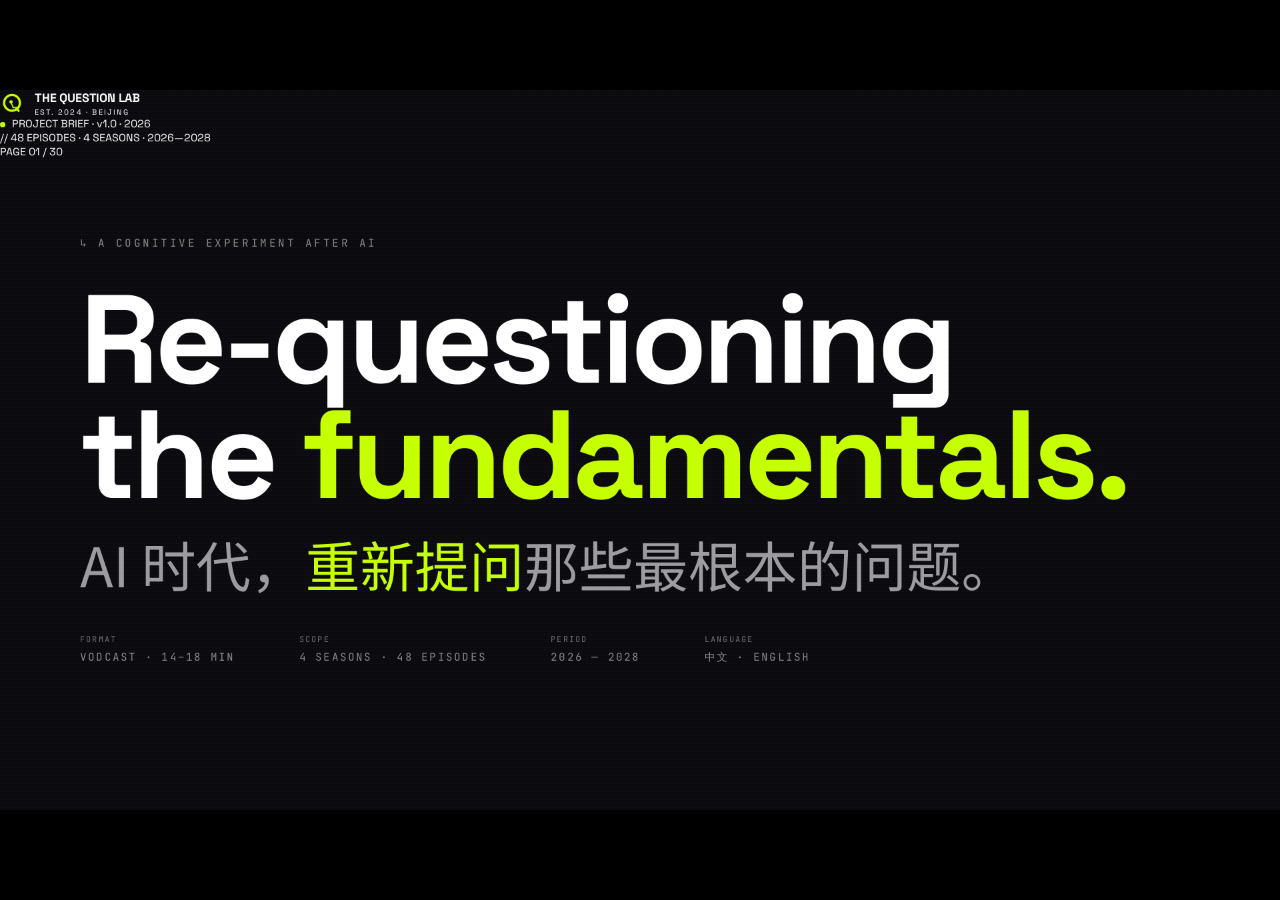
<file: deck/index.html>
<!doctype html>
<html lang="zh-CN">
<head>
  <meta charset="utf-8" />
  <meta name="viewport" content="width=device-width, initial-scale=1" />
  <title>The Question Lab · 项目介绍</title>
  <link rel="stylesheet" href="../styles.css" />
  <script src="deck-stage.js"></script>
  <style>
    html, body { margin: 0; background: #050507; color: #EDEDED; font-family: 'Space Grotesk', system-ui, sans-serif; overflow: hidden; }
    deck-stage { width: 100vw; height: 100vh; display: block; }
    section.slide {
      width: 1920px; height: 1080px;
      background: #0B0B0F;
      position: relative;
      overflow: hidden;
      box-sizing: border-box;
      font-family: 'Space Grotesk', sans-serif;
    }
    .zh { font-family: 'Noto Sans SC', sans-serif; }
    .mono { font-family: 'JetBrains Mono', monospace; letter-spacing: 0.04em; }
    .accent { color: var(--tql-accent); }
    .grid-bg {
      background-image:
        linear-gradient(to right, rgba(255,255,255,0.025) 1px, transparent 1px),
        linear-gradient(to bottom, rgba(255,255,255,0.025) 1px, transparent 1px);
      background-size: 64px 64px;
    }
    .chrome-corner {
      position: absolute;
      font-family: 'JetBrains Mono', monospace;
      font-size: 14px;
      letter-spacing: 0.18em;
      color: #555558;
      text-transform: uppercase;
    }
    .chrome-tl { top: 56px; left: 56px; display: flex; align-items: center; gap: 16px; }
    .chrome-tr { top: 56px; right: 56px; }
    .chrome-bl { bottom: 56px; left: 56px; }
    .chrome-br { bottom: 56px; right: 56px; }
    .eyebrow { font-family: 'JetBrains Mono', monospace; font-size: 16px; letter-spacing: 0.22em; text-transform: uppercase; color: #888; }
    .h1 { font-weight: 700; letter-spacing: -0.035em; line-height: 0.92; }
    .h2 { font-weight: 600; letter-spacing: -0.025em; line-height: 1.0; }
    .body { font-weight: 400; letter-spacing: -0.005em; line-height: 1.45; color: #d6d6d6; }
    .quiet { color: #6e6e72; }
    .divider { height: 1px; background: #25252a; }
    .kbd { display: inline-block; padding: 2px 8px; border: 1px solid #2a2a2f; border-radius: 2px; font-family: 'JetBrains Mono', monospace; font-size: 13px; color: #888; }
    .pulse-dot { display: inline-block; width: 8px; height: 8px; background: var(--tql-accent); border-radius: 50%; animation: pdot 1.6s ease-in-out infinite; }
    @keyframes pdot { 0%,100% { opacity: 1; } 50% { opacity: 0.25; } }

    /* Cover scanlines */
    .scanlines::before {
      content: '';
      position: absolute; inset: 0; pointer-events: none;
      background: repeating-linear-gradient(to bottom,
        rgba(255,255,255,0.018) 0px, rgba(255,255,255,0.018) 1px,
        transparent 1px, transparent 4px);
      z-index: 2;
    }
    /* Cell grids for episode tables */
    table.eps { width: 100%; border-collapse: collapse; }
    table.eps th, table.eps td { border-bottom: 1px solid #1d1d22; padding: 18px 0; vertical-align: top; text-align: left; }
    table.eps th { font-family: 'JetBrains Mono', monospace; font-size: 14px; letter-spacing: 0.18em; color: #6e6e72; text-transform: uppercase; padding-bottom: 14px; font-weight: 400; }
    table.eps td.num { font-family: 'JetBrains Mono', monospace; color: var(--tql-accent); font-size: 18px; width: 110px; padding-right: 24px; letter-spacing: 0.06em; }
    table.eps td.theme { font-family: 'JetBrains Mono', monospace; font-size: 14px; color: #b8b8be; letter-spacing: 0.14em; text-transform: uppercase; width: 220px; padding-right: 24px; }
    table.eps td.q { font-size: 26px; font-weight: 500; line-height: 1.25; padding-right: 32px; letter-spacing: -0.012em; color: #f2f2f2; }
    table.eps td.q .zh { display: block; color: #9b9ba0; font-weight: 400; font-size: 18px; margin-top: 4px; line-height: 1.4; }
    table.eps td.thinkers { font-family: 'Space Grotesk', sans-serif; font-size: 16px; color: #888; line-height: 1.4; }
  </style>
</head>
<body>
  <deck-stage>

    <!-- =================================================== -->
    <!-- 01 COVER -->
    <!-- =================================================== -->
    <section class="slide grid-bg scanlines" data-screen-label="01 Cover">
      <!-- TQL mark + label -->
      <div class="chrome-tl">
        <svg width="36" height="36" viewBox="0 0 100 100">
          <circle cx="50" cy="48" r="33" fill="none" stroke="#C6FF00" stroke-width="9"/>
          <path d="M 64 66 L 80 84" stroke="#C6FF00" stroke-width="9" fill="none"/>
          <circle cx="46" cy="44" r="7" fill="#C6FF00"/>
          <path d="M 47 51 C 49 56, 54 58, 53 64 C 52 68, 56 70, 60 67" stroke="#C6FF00" stroke-width="5" fill="none" stroke-linecap="round"/>
        </svg>
        <div>
          <div style="color:#fff; font-weight:700; font-size:18px; letter-spacing:-0.01em;">THE QUESTION LAB</div>
          <div style="font-size:11px; letter-spacing:0.2em; margin-top:3px;">EST. 2024 · BEIJING</div>
        </div>
      </div>
      <div class="chrome-tr"><span class="pulse-dot" style="margin-right:10px;"></span>PROJECT BRIEF · v1.0 · 2026</div>
      <div class="chrome-bl">// 48 EPISODES · 4 SEASONS · 2026—2028</div>
      <div class="chrome-br">PAGE 01 / 30</div>

      <div style="position:absolute; left:120px; top:50%; transform:translateY(-50%); max-width:1680px;">
        <div class="eyebrow accent" style="margin-bottom:48px;">↳ A COGNITIVE EXPERIMENT AFTER AI</div>
        <h1 class="h1" style="font-size:188px; margin:0 0 36px; max-width:1680px;">
          Re-questioning<br/>
          the <span class="accent">fundamentals.</span>
        </h1>
        <h2 class="zh h2" style="font-size:82px; margin:0 0 64px; color:#9b9ba0; font-weight:400; letter-spacing:0;">
          AI 时代，<span class="accent">重新提问</span>那些最根本的问题。
        </h2>
        <div style="display:flex; gap:96px; font-family:'JetBrains Mono', monospace; font-size:16px; color:#888; letter-spacing:0.14em; text-transform:uppercase;">
          <div><span class="quiet" style="display:block; font-size:12px; margin-bottom:8px;">FORMAT</span>Vodcast · 14–18 MIN</div>
          <div><span class="quiet" style="display:block; font-size:12px; margin-bottom:8px;">SCOPE</span>4 Seasons · 48 Episodes</div>
          <div><span class="quiet" style="display:block; font-size:12px; margin-bottom:8px;">PERIOD</span>2026 — 2028</div>
          <div><span class="quiet" style="display:block; font-size:12px; margin-bottom:8px;">LANGUAGE</span>中文 · English</div>
        </div>
      </div>
    </section>

    <!-- =================================================== -->
    <!-- 02 INDEX -->
    <!-- =================================================== -->
    <section class="slide" data-screen-label="02 Index">
      <div class="chrome-tl mono">// CONTENTS · 目录</div>
      <div class="chrome-br mono">02 / 30</div>
      <div style="padding:140px 120px;">
        <h2 class="h2" style="font-size:84px; margin:0 0 16px;">What\u2019s inside.</h2>
        <h3 class="zh" style="font-size:36px; margin:0 0 80px; color:#9b9ba0; font-weight:400;">本文档的结构。</h3>
        <div style="display:grid; grid-template-columns:1fr 1fr; gap:1px; background:#1d1d22; border:1px solid #1d1d22;">
          <!-- repeated cells -->
          <!-- I -->
          <div style="background:#0B0B0F; padding:36px 40px;"><div class="mono accent" style="font-size:14px; letter-spacing:0.2em; margin-bottom:10px;">§ 01</div><div style="font-size:30px; font-weight:600; margin-bottom:6px;">Channel philosophy</div><div class="zh quiet" style="font-size:18px;">频道哲学定位</div></div>
          <div style="background:#0B0B0F; padding:36px 40px;"><div class="mono accent" style="font-size:14px; letter-spacing:0.2em; margin-bottom:10px;">§ 02</div><div style="font-size:30px; font-weight:600; margin-bottom:6px;">A map of AI philosophy</div><div class="zh quiet" style="font-size:18px;">AI 哲学的完整学术地图</div></div>
          <div style="background:#0B0B0F; padding:36px 40px;"><div class="mono accent" style="font-size:14px; letter-spacing:0.2em; margin-bottom:10px;">§ 03</div><div style="font-size:30px; font-weight:600; margin-bottom:6px;">The four-season arc</div><div class="zh quiet" style="font-size:18px;">四季总架构</div></div>
          <div style="background:#0B0B0F; padding:36px 40px;"><div class="mono accent" style="font-size:14px; letter-spacing:0.2em; margin-bottom:10px;">§ 04</div><div style="font-size:30px; font-weight:600; margin-bottom:6px;">The 48 episodes</div><div class="zh quiet" style="font-size:18px;">48 集节目细目</div></div>
          <div style="background:#0B0B0F; padding:36px 40px;"><div class="mono accent" style="font-size:14px; letter-spacing:0.2em; margin-bottom:10px;">§ 05</div><div style="font-size:30px; font-weight:600; margin-bottom:6px;">Production system</div><div class="zh quiet" style="font-size:18px;">制作系统与流程</div></div>
          <div style="background:#0B0B0F; padding:36px 40px;"><div class="mono accent" style="font-size:14px; letter-spacing:0.2em; margin-bottom:10px;">§ 06</div><div style="font-size:30px; font-weight:600; margin-bottom:6px;">Brand &amp; visual system</div><div class="zh quiet" style="font-size:18px;">品牌与视觉系统</div></div>
          <div style="background:#0B0B0F; padding:36px 40px;"><div class="mono accent" style="font-size:14px; letter-spacing:0.2em; margin-bottom:10px;">§ 07</div><div style="font-size:30px; font-weight:600; margin-bottom:6px;">Risks &amp; mitigations</div><div class="zh quiet" style="font-size:18px;">风险与对策</div></div>
          <div style="background:#0B0B0F; padding:36px 40px;"><div class="mono accent" style="font-size:14px; letter-spacing:0.2em; margin-bottom:10px;">§ 08</div><div style="font-size:30px; font-weight:600; margin-bottom:6px;">Mission</div><div class="zh quiet" style="font-size:18px;">频道使命</div></div>
        </div>
      </div>
    </section>

  </deck-stage>

  <!-- Continued in subsequent slide files -->
  <script>
    // Wire dynamic content insertion from secondary file (split for size)
    fetch('slides-content.html').then(r => r.text()).then(html => {
      const stage = document.querySelector('deck-stage');
      stage.insertAdjacentHTML('beforeend', html);
      // Refresh deck (it tagged the original 2 slides already; new ones get tagged on next paint)
      // The deck-stage component uses MutationObserver so this should be picked up automatically.
    }).catch(err => console.error('failed to load slides:', err));
  </script>
</body>
</html>
</file>
<file: styles.css>
/* The Question Lab — shared brand styles */

@import url('https://fonts.googleapis.com/css2?family=Space+Grotesk:wght@300;400;500;600;700&family=Noto+Sans+SC:wght@300;400;500;700&family=JetBrains+Mono:wght@400;500&display=swap');

:root {
  --tql-bg: #0B0B0F;
  --tql-bg-2: #111114;
  --tql-line: #1c1c22;
  --tql-line-2: #2a2a32;
  --tql-cool: #EDEDED;
  --tql-mid: #7A7A7A;
  --tql-mid-2: #4a4a52;
  --tql-accent: #C6FF00;
  --tql-accent-dim: #8aae00;
  --font-display: 'Space Grotesk', system-ui, sans-serif;
  --font-mono: 'JetBrains Mono', ui-monospace, monospace;
}

* { box-sizing: border-box; }

.tql-root {
  font-family: var(--font-display);
  background: var(--tql-bg);
  color: var(--tql-cool);
  -webkit-font-smoothing: antialiased;
  letter-spacing: -0.01em;
}

.mono {
  font-family: var(--font-mono);
  letter-spacing: 0;
}

/* Subtle grid background */
.bg-grid {
  background-image:
    linear-gradient(to right, rgba(255,255,255,0.03) 1px, transparent 1px),
    linear-gradient(to bottom, rgba(255,255,255,0.03) 1px, transparent 1px);
  background-size: 64px 64px;
}

.bg-grid-fine {
  background-image:
    linear-gradient(to right, rgba(255,255,255,0.025) 1px, transparent 1px),
    linear-gradient(to bottom, rgba(255,255,255,0.025) 1px, transparent 1px);
  background-size: 32px 32px;
}

/* Noise overlay */
.noise::after {
  content: '';
  position: absolute;
  inset: 0;
  pointer-events: none;
  opacity: 0.5;
  background-image: url("data:image/svg+xml;utf8,<svg xmlns='http://www.w3.org/2000/svg' width='200' height='200'><filter id='n'><feTurbulence type='fractalNoise' baseFrequency='0.9' numOctaves='2' stitchTiles='stitch'/><feColorMatrix values='0 0 0 0 0.78 0 0 0 0 0.78 0 0 0 0 0.78 0 0 0 0.18 0'/></filter><rect width='100%25' height='100%25' filter='url(%23n)'/></svg>");
  mix-blend-mode: overlay;
}

/* Scanlines */
.scanlines::before {
  content: '';
  position: absolute;
  inset: 0;
  pointer-events: none;
  background: repeating-linear-gradient(
    to bottom,
    rgba(255,255,255,0.025) 0px,
    rgba(255,255,255,0.025) 1px,
    transparent 1px,
    transparent 3px
  );
  z-index: 2;
}

/* Glitch text utility */
.glitch {
  position: relative;
  display: inline-block;
}
.glitch::before, .glitch::after {
  content: attr(data-text);
  position: absolute;
  left: 0; top: 0;
  width: 100%;
  pointer-events: none;
}
.glitch::before {
  color: var(--tql-accent);
  transform: translate(-1px, 0);
  mix-blend-mode: screen;
  clip-path: polygon(0 0, 100% 0, 100% 45%, 0 45%);
  animation: glitch-a 4s steps(1) infinite;
}
.glitch::after {
  color: #ff00aa;
  transform: translate(1px, 0);
  mix-blend-mode: screen;
  clip-path: polygon(0 60%, 100% 60%, 100% 100%, 0 100%);
  animation: glitch-b 5s steps(1) infinite;
}
@keyframes glitch-a {
  0%, 92%, 100% { transform: translate(0,0); opacity:0; }
  93% { transform: translate(-2px, 1px); opacity:.6; }
  94% { transform: translate(1px, -1px); opacity:.4; }
  95% { transform: translate(-1px, 0); opacity:.7; }
  96% { transform: translate(0,0); opacity:0; }
}
@keyframes glitch-b {
  0%, 88%, 100% { transform: translate(0,0); opacity:0; }
  89% { transform: translate(2px,-1px); opacity:.5; }
  91% { transform: translate(-1px,1px); opacity:.6; }
}

/* Scrollbar hide for marquees */
.no-scrollbar::-webkit-scrollbar { display: none; }
.no-scrollbar { scrollbar-width: none; }

/* Marquee */
@keyframes marquee {
  0% { transform: translateX(0); }
  100% { transform: translateX(-50%); }
}
.marquee-track {
  display: inline-flex;
  animation: marquee 60s linear infinite;
  white-space: nowrap;
}

/* Blinking caret */
@keyframes blink { 0%, 50% { opacity: 1; } 50.01%, 100% { opacity: 0; } }
.caret { display: inline-block; width: 0.55em; height: 1em; vertical-align: text-bottom; background: currentColor; animation: blink 1s steps(1) infinite; margin-left: 4px; }

/* Question stream cycle */
@keyframes q-fade {
  0%, 18% { opacity: 1; transform: translateY(0); filter: blur(0); }
  22%, 100% { opacity: 0; transform: translateY(-12px); filter: blur(4px); }
}

/* Signal interference shimmer */
@keyframes signal {
  0%, 100% { transform: translateY(0); opacity:.3; }
  50% { transform: translateY(-2px); opacity:.6; }
}

/* Pulse */
@keyframes pulse-dot {
  0%, 100% { opacity: 1; }
  50% { opacity: 0.2; }
}
.pulse { animation: pulse-dot 1.6s ease-in-out infinite; }

/* Util classes */
.tql-h1 { font-family: var(--font-display); font-weight: 700; letter-spacing: -0.035em; line-height: 0.9; }
.tql-h2 { font-family: var(--font-display); font-weight: 600; letter-spacing: -0.025em; line-height: 0.95; }
.tql-eyebrow { font-family: var(--font-mono); text-transform: uppercase; letter-spacing: 0.18em; font-size: 11px; color: var(--tql-mid); }
.tql-meta { font-family: var(--font-mono); text-transform: uppercase; letter-spacing: 0.15em; font-size: 10px; color: var(--tql-mid); }

.accent { color: var(--tql-accent); }
.bg-accent { background: var(--tql-accent); color: #0B0B0F; }

.divider { height: 1px; background: var(--tql-line); width: 100%; }

/* Hover underline grow */
.link-line { position: relative; display: inline-block; }
.link-line::after {
  content: '';
  position: absolute;
  left: 0; right: 0; bottom: -3px;
  height: 1px;
  background: currentColor;
  transform-origin: left;
  transform: scaleX(0.3);
  transition: transform .35s cubic-bezier(.2,.7,.3,1);
}
.link-line:hover::after { transform: scaleX(1); }

/* Card hover */
.ep-card { transition: transform .35s cubic-bezier(.2,.7,.3,1); }
.ep-card:hover { transform: translateY(-2px); }
.ep-card .ep-img { transition: transform .8s cubic-bezier(.2,.7,.3,1), filter .35s; filter: grayscale(0.2) contrast(1.05); }
.ep-card:hover .ep-img { transform: scale(1.04); filter: grayscale(0) contrast(1.1); }

/* Terminal cursor block */
.term-cursor { display: inline-block; width: 10px; height: 22px; background: var(--tql-accent); margin-left: 4px; vertical-align: middle; animation: blink 1s steps(1) infinite; }

/* ---------- Scroll reveal ---------- */
@keyframes reveal-up {
  0%   { opacity: 0; transform: translateY(28px); filter: blur(8px); }
  100% { opacity: 1; transform: translateY(0); filter: blur(0); }
}
.reveal {
  opacity: 0;
  transform: translateY(28px);
  filter: blur(8px);
  will-change: opacity, transform, filter;
}
.reveal.is-in {
  animation: reveal-up 900ms cubic-bezier(.2,.7,.2,1) forwards;
}

/* Stagger helper — child indexes get progressively delayed */
.reveal[data-stagger] > * {
  opacity: 0;
  transform: translateY(20px);
}
.reveal.is-in[data-stagger] > * {
  animation: reveal-up 700ms cubic-bezier(.2,.7,.2,1) forwards;
}
.reveal.is-in[data-stagger] > *:nth-child(1) { animation-delay: 60ms; }
.reveal.is-in[data-stagger] > *:nth-child(2) { animation-delay: 130ms; }
.reveal.is-in[data-stagger] > *:nth-child(3) { animation-delay: 200ms; }
.reveal.is-in[data-stagger] > *:nth-child(4) { animation-delay: 270ms; }
.reveal.is-in[data-stagger] > *:nth-child(5) { animation-delay: 340ms; }
.reveal.is-in[data-stagger] > *:nth-child(6) { animation-delay: 410ms; }
.reveal.is-in[data-stagger] > *:nth-child(7) { animation-delay: 480ms; }
.reveal.is-in[data-stagger] > *:nth-child(8) { animation-delay: 550ms; }
.reveal.is-in[data-stagger] > *:nth-child(n+9) { animation-delay: 620ms; }

/* ---------- CRT scan line over hero ---------- */
@keyframes scan-line {
  0%   { transform: translateY(-100%); }
  100% { transform: translateY(2400%); }
}
.scan-line {
  position: absolute;
  left: 0; right: 0; top: 0;
  height: 2px;
  background: linear-gradient(to bottom, transparent, var(--tql-accent), transparent);
  opacity: 0.55;
  filter: blur(1px);
  pointer-events: none;
  animation: scan-line 7.5s linear infinite;
  mix-blend-mode: screen;
}

/* ---------- Spotlight (cursor follow) on grids ---------- */
.spotlight-grid { position: relative; isolation: isolate; }
.spotlight-grid::after {
  content: '';
  position: absolute; inset: 0;
  pointer-events: none;
  background: radial-gradient(360px circle at var(--mx, 50%) var(--my, 50%), rgba(198,255,0,0.16), transparent 60%);
  opacity: 0;
  transition: opacity .3s;
  z-index: 5;
  mix-blend-mode: screen;
}
.spotlight-grid:hover::after { opacity: 1; }
.spotlight-grid > * { position: relative; }

/* ---------- Marquee band ---------- */
.marquee-band {
  position: relative;
  overflow: hidden;
  border-top: 1px solid var(--tql-line);
  border-bottom: 1px solid var(--tql-line);
  background: #08080B;
}
.marquee-band-track {
  display: inline-flex;
  align-items: center;
  gap: 56px;
  padding: 14px 0;
  white-space: nowrap;
  animation: marquee 48s linear infinite;
  font-family: var(--font-mono);
  font-size: 12px;
  letter-spacing: 0.18em;
  color: var(--tql-mid);
}
.marquee-band-track:hover { animation-play-state: paused; }
.marquee-band-track .dot { color: var(--tql-accent); margin: 0 4px; }
.marquee-band-track .item { color: #EDEDED; }

/* ---------- Magnetic / lift hover for primary CTAs ---------- */
.btn-lift { transition: transform .35s cubic-bezier(.2,.7,.2,1), box-shadow .35s; will-change: transform; }
.btn-lift:hover { transform: translateY(-2px); box-shadow: 0 14px 28px -16px rgba(198,255,0,0.35); }

/* ---------- Animated arrow on links ---------- */
.arrow-shift { display: inline-block; transition: transform .3s cubic-bezier(.2,.7,.2,1); }
a:hover .arrow-shift, button:hover .arrow-shift { transform: translateX(4px); }

/* ---------- Number / count tick ---------- */
@keyframes tick-flash {
  0%, 100% { color: inherit; }
  50% { color: var(--tql-accent); }
}
.count-up { font-variant-numeric: tabular-nums; }

/* ---------- Card border gradient sweep ---------- */
@keyframes sweep {
  0%   { transform: translateX(-100%); }
  60%  { transform: translateX(120%); }
  100% { transform: translateX(120%); }
}
.sweep-line {
  position: absolute;
  top: 0; left: 0; height: 1px;
  width: 40%;
  background: linear-gradient(90deg, transparent, var(--tql-accent), transparent);
  pointer-events: none;
  animation: sweep 4.5s ease-in-out infinite;
  opacity: 0.55;
}

/* ---------- Slow Ken-Burns drift on hero cover ---------- */
@keyframes ken-burns {
  0%   { transform: scale(2.2) translate(0, 0); }
  50%  { transform: scale(2.35) translate(-1.5%, -1%); }
  100% { transform: scale(2.2) translate(0, 0); }
}
.ken-burns { animation: ken-burns 22s ease-in-out infinite; }

/* ---------- Reduced motion ---------- */
@media (prefers-reduced-motion: reduce) {
  .reveal, .reveal.is-in, .reveal.is-in[data-stagger] > * {
    opacity: 1 !important;
    transform: none !important;
    filter: none !important;
    animation: none !important;
  }
  .scan-line, .marquee-band-track, .sweep-line, .pulse, .glitch::before, .glitch::after, .ken-burns {
    animation: none !important;
  }
}
</file>
